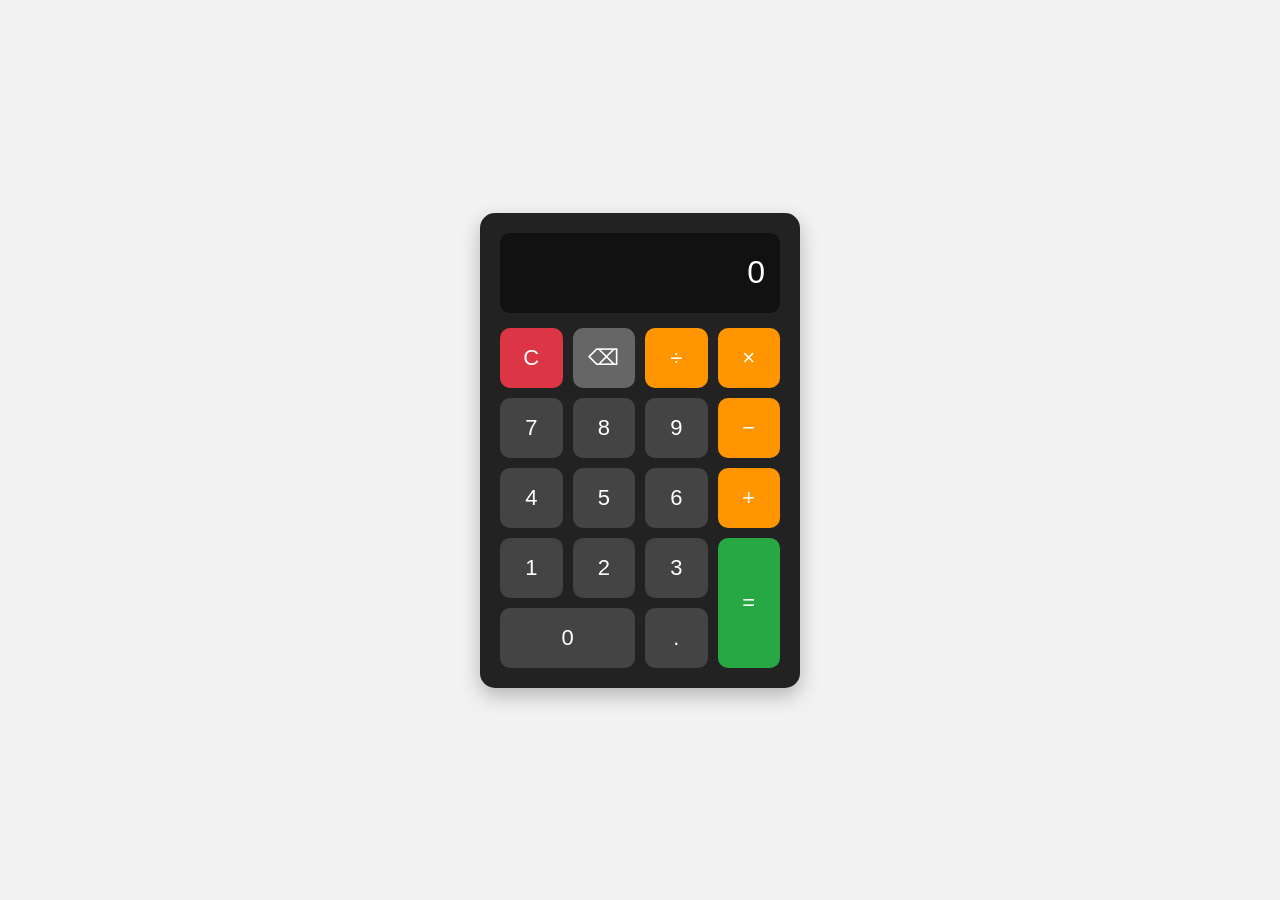
<file: WebDev-L2-Calculator/index.html>
<!DOCTYPE html>
<html lang="en">
<head>
    <meta charset="UTF-8">
    <meta name="viewport" content="width=device-width, initial-scale=1.0">
    <title>Calculator</title>
    <link rel="stylesheet" href="style.css">
</head>

<body>

    <div class="calculator">
        <div class="display" id="display">0</div>

        <div class="buttons">
            <button class="clear" id="clear">C</button>
            <button id="backspace">⌫</button>
            <button class="operator" data-operator="/">÷</button>
            <button class="operator" data-operator="*">×</button>

            <button class="number">7</button>
            <button class="number">8</button>
            <button class="number">9</button>
            <button class="operator" data-operator="-">−</button>

            <button class="number">4</button>
            <button class="number">5</button>
            <button class="number">6</button>
            <button class="operator" data-operator="+">+</button>

            <button class="number">1</button>
            <button class="number">2</button>
            <button class="number">3</button>
            <button class="equals" id="equals">=</button>

            <button class="number zero">0</button>
            <button class="decimal" id="decimal">.</button>
        </div>
    </div>

    <script src="script.js"></script>
</body>
</html>
</file>
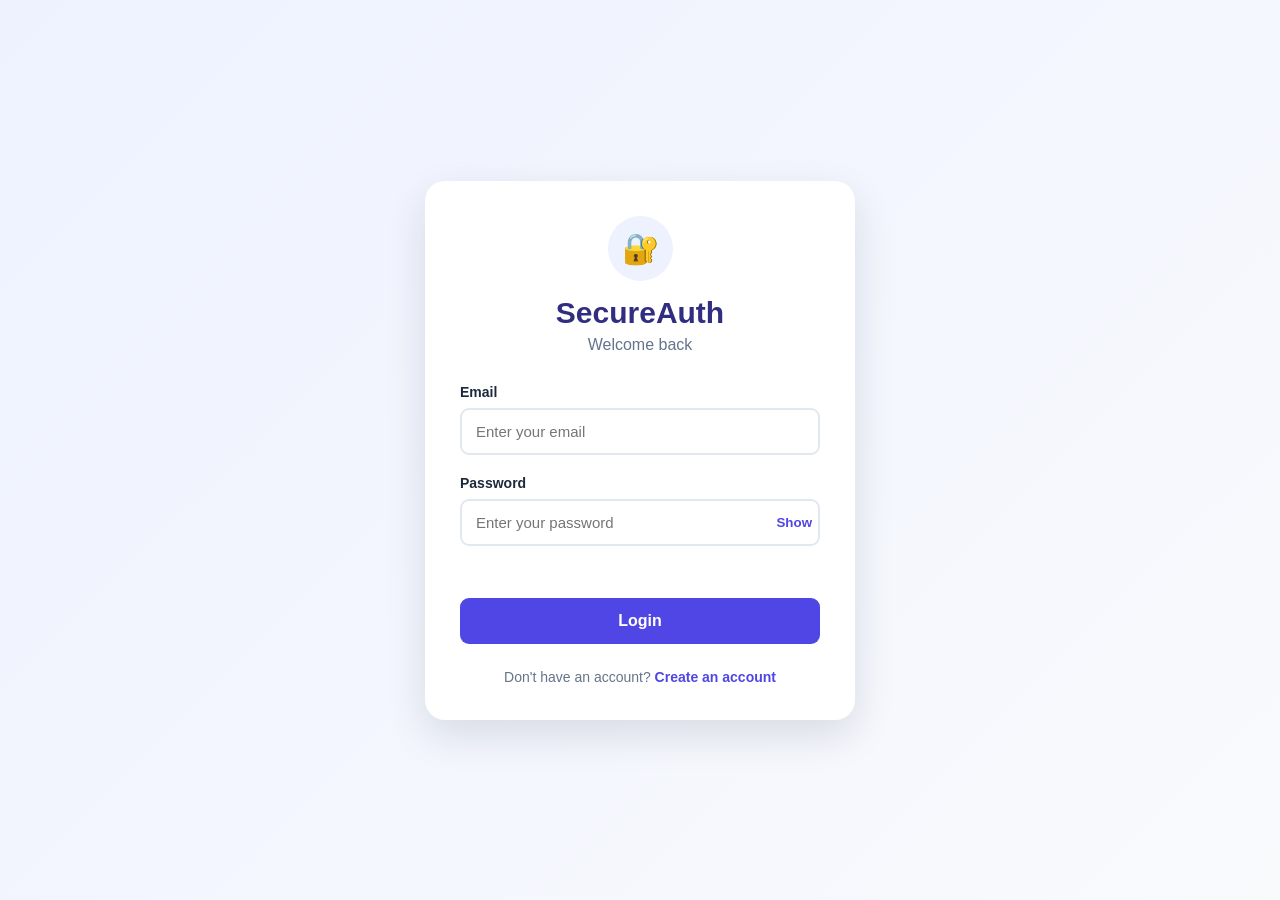
<file: WebDev-L2-LoginAuth/index.html>
<!DOCTYPE html>
<html lang="en">
<head>
    <meta charset="UTF-8">
    <meta name="viewport" content="width=device-width, initial-scale=1.0">
    <title>Login - SecureAuth</title>
    <link rel="stylesheet" href="style.css">
</head>
<body>

    <div class="auth-container">

        <div class="auth-card">

            <div class="logo">
                <div class="logo-icon">🔐</div>
                <h1>SecureAuth</h1>
                <p>Welcome back</p>
            </div>

            <form id="loginForm">

                <div class="form-group">
                    <label for="loginEmail">Email</label>
                    <input
                        type="email"
                        id="loginEmail"
                        placeholder="Enter your email"
                        required
                    >
                </div>

                <div class="form-group">
                    <label for="loginPassword">Password</label>

                    <div class="password-wrapper">
                        <input
                            type="password"
                            id="loginPassword"
                            placeholder="Enter your password"
                            required
                        >
                        <button
                            type="button"
                            class="toggle-password"
                            id="toggleLoginPassword"
                        >
                            Show
                        </button>
                    </div>
                </div>

                <p id="loginMessage" class="message"></p>

                <button type="submit" class="primary-btn">
                    Login
                </button>

            </form>

            <p class="switch-page">
                Don't have an account?
                <a href="register.html">Create an account</a>
            </p>

        </div>

    </div>

    <script src="script.js"></script>
</body>
</html>
</file>
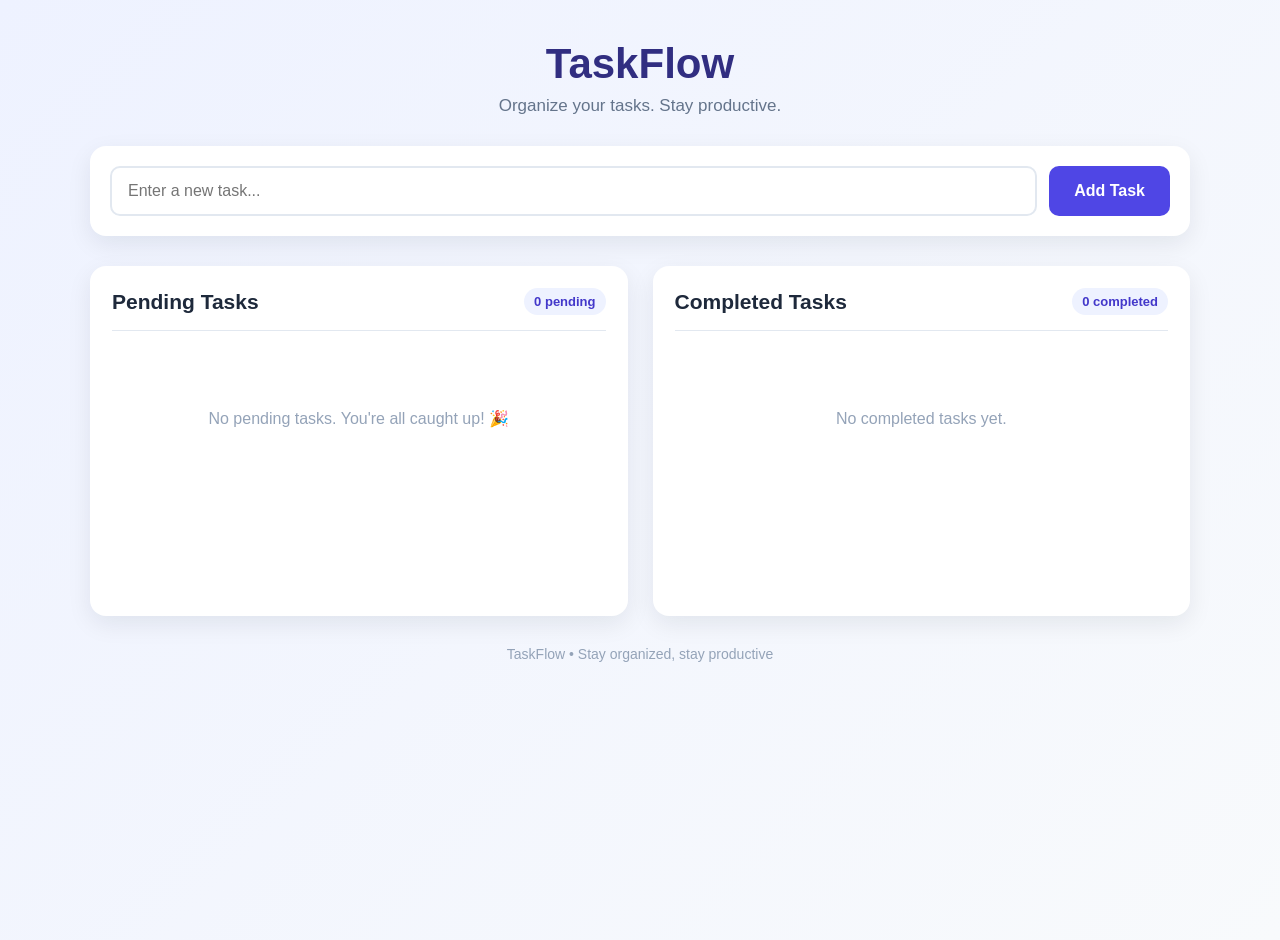
<file: WebDev-L2-ToDoWebApp/index.html>
<!DOCTYPE html>
<html lang="en">
<head>
    <meta charset="UTF-8">
    <meta name="viewport" content="width=device-width, initial-scale=1.0">
    <title>TaskFlow - To-Do App</title>
    <link rel="stylesheet" href="style.css">
</head>
<body>

    <div class="container">

        <header>
            <h1>TaskFlow</h1>
            <p>Organize your tasks. Stay productive.</p>
        </header>

        <section class="task-input">
            <input type="text" id="taskInput" placeholder="Enter a new task...">
            <button id="addTaskBtn">Add Task</button>
        </section>

        <main class="task-container">

            <section class="task-section pending-section">
                <div class="section-header">
                    <h2>Pending Tasks</h2>
                    <span id="pendingCount">0 pending</span>
                </div>

                <div id="pendingList" class="task-list">
                    <p class="empty-message">No pending tasks. You're all caught up! 🎉</p>
                </div>
            </section>

            <section class="task-section completed-section">
                <div class="section-header">
                    <h2>Completed Tasks</h2>
                    <span id="completedCount">0 completed</span>
                </div>

                <div id="completedList" class="task-list">
                    <p class="empty-message">No completed tasks yet.</p>
                </div>
            </section>

        </main>

        <footer>
            <p>TaskFlow • Stay organized, stay productive</p>
        </footer>

    </div>

    <script src="script.js"></script>
</body>
</html>
</file>
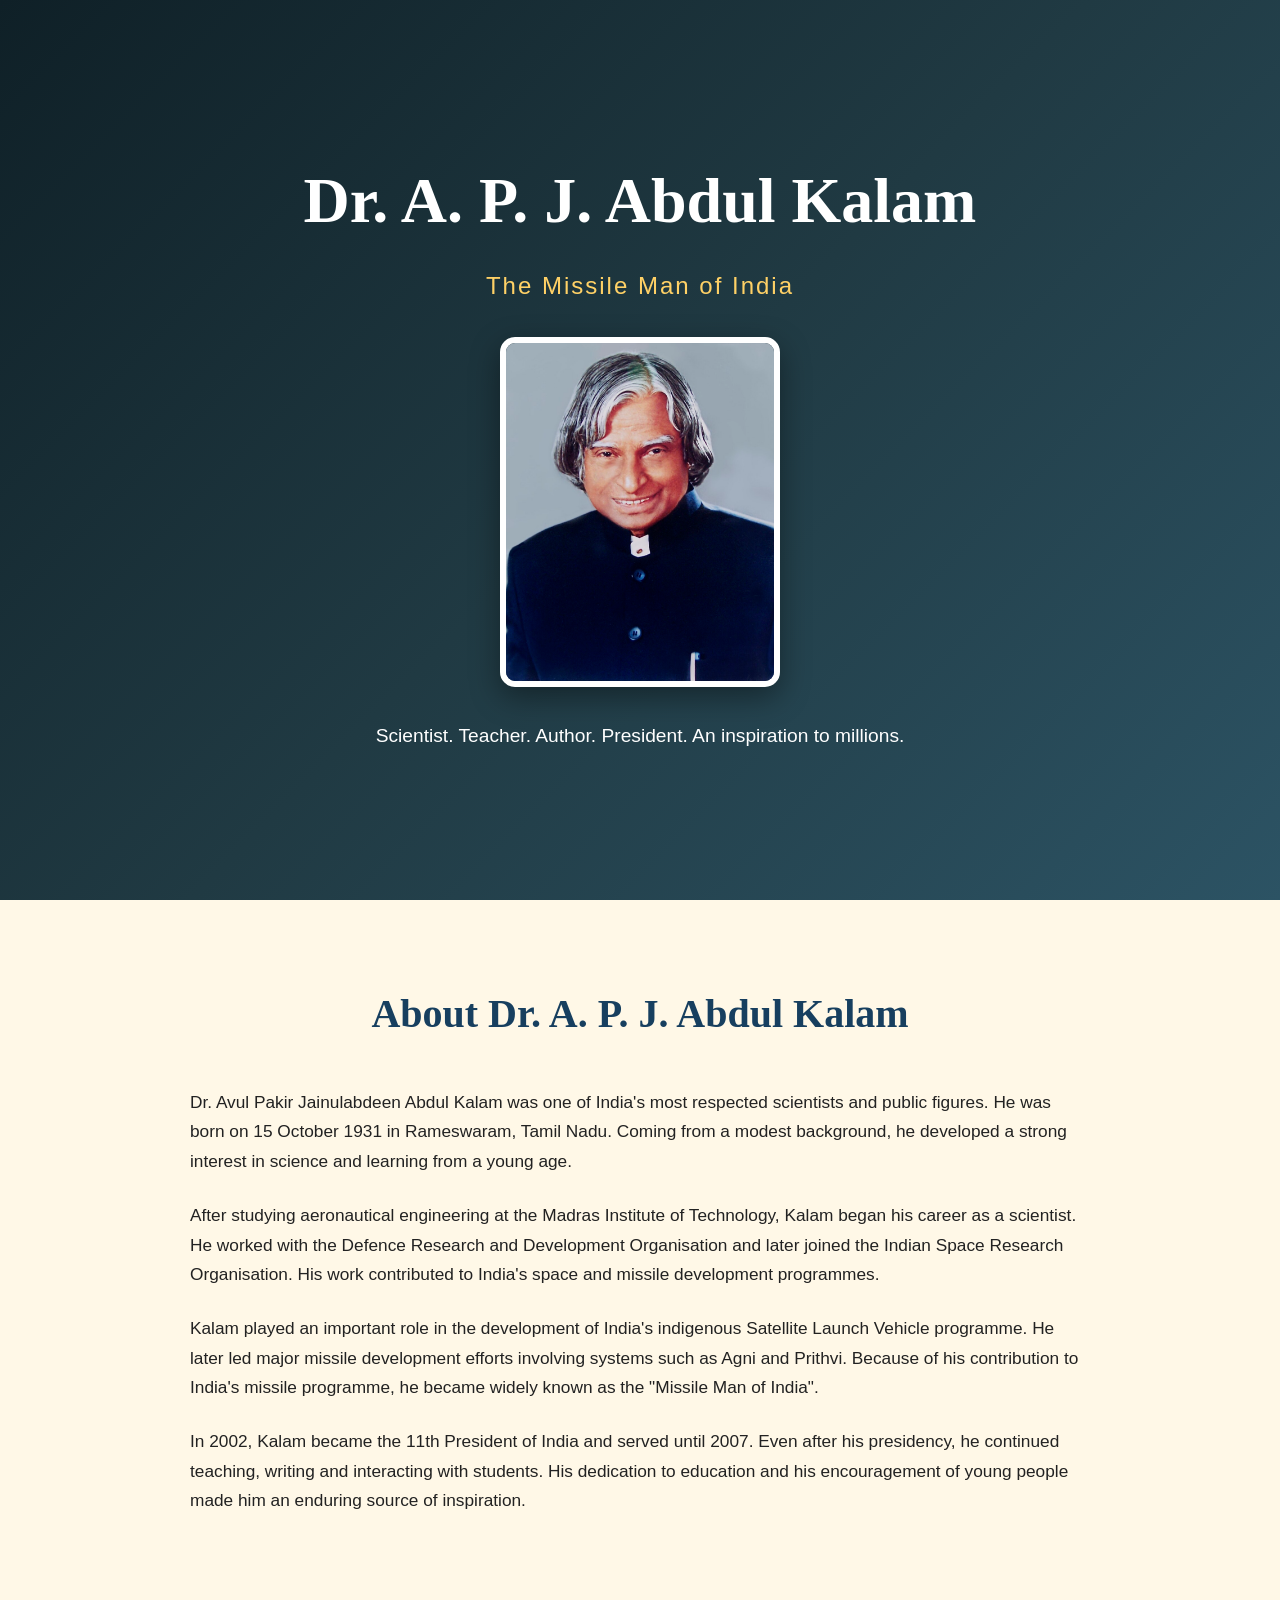
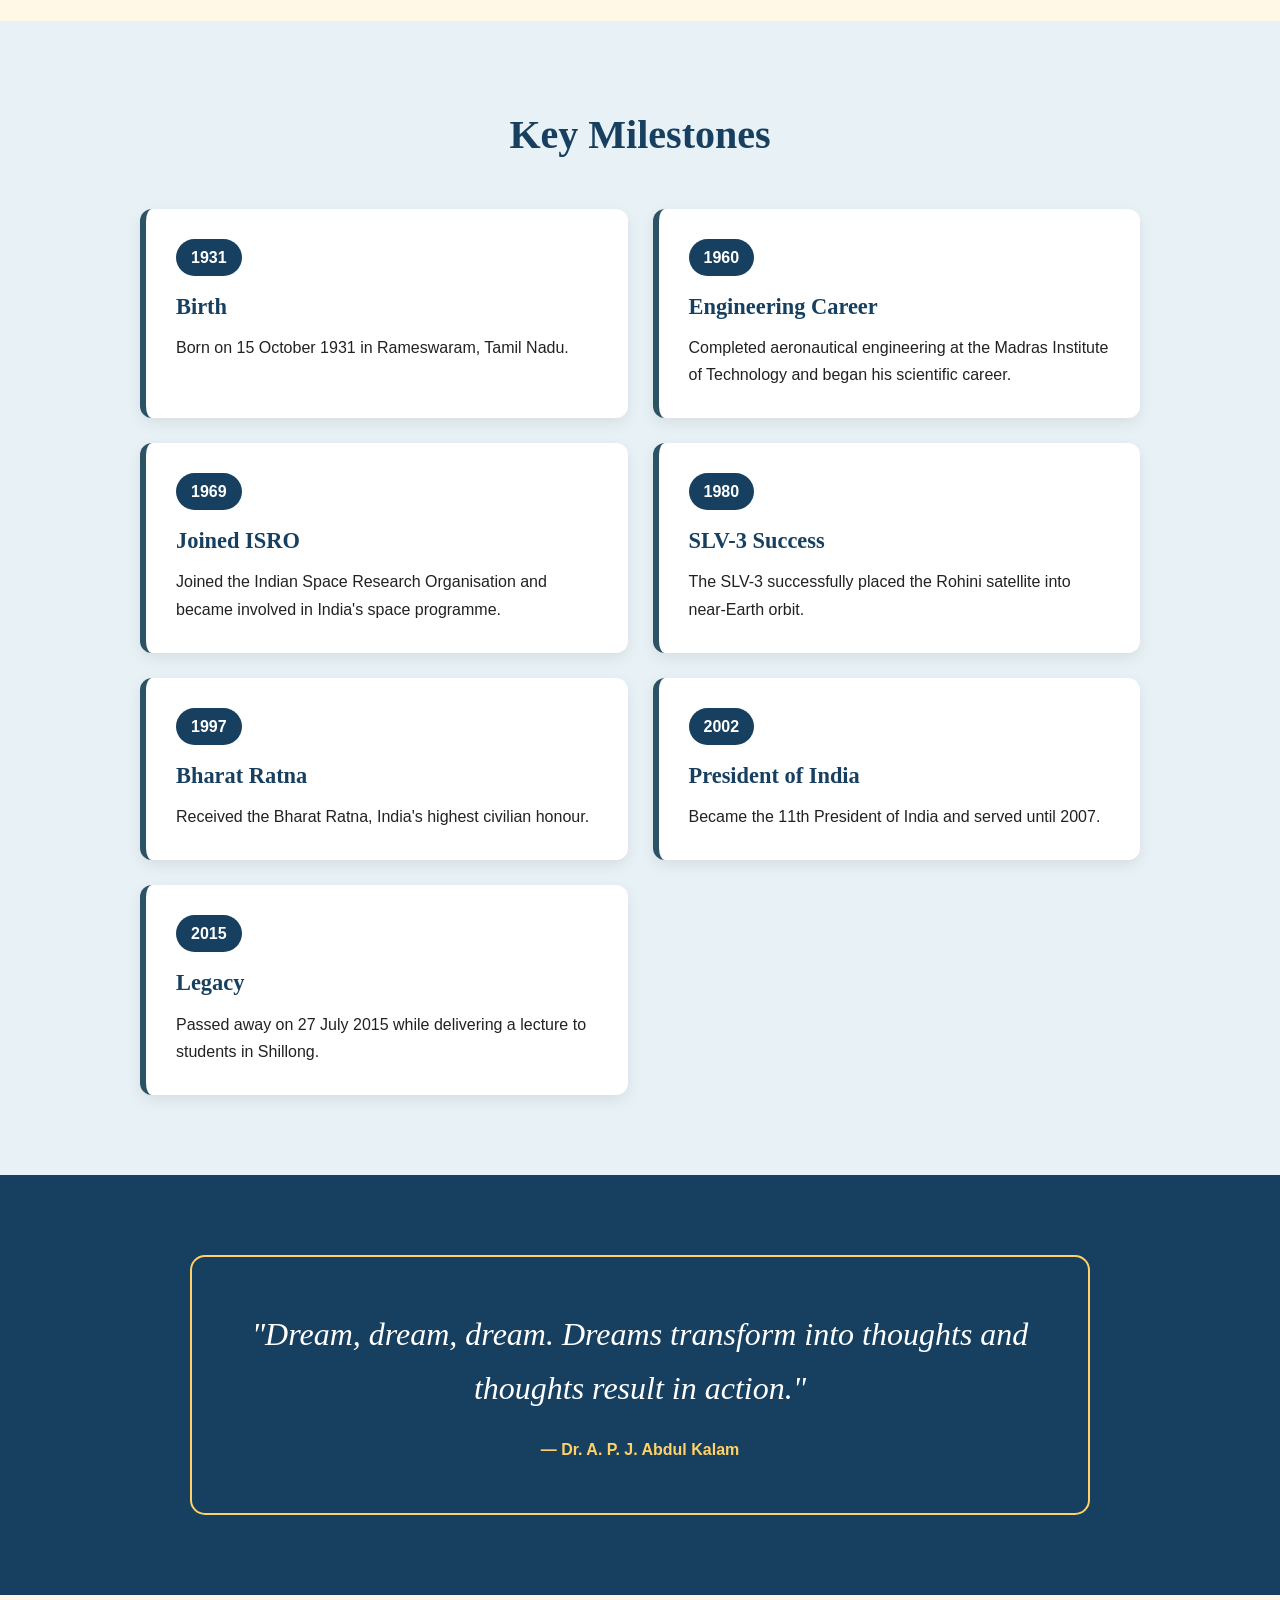
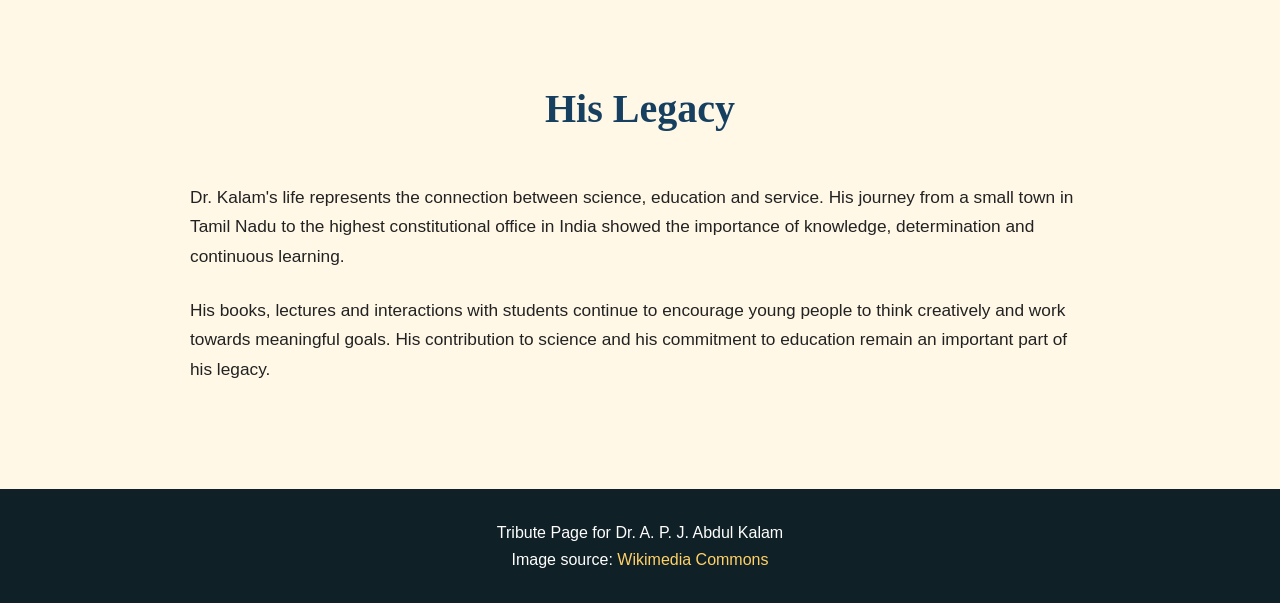
<file: WebDev-L2-Tributepage/index.html>
<!DOCTYPE html>
<html lang="en">
<head>
    <meta charset="UTF-8">
    <meta name="viewport" content="width=device-width, initial-scale=1.0">
    <title>Dr. A. P. J. Abdul Kalam | Tribute Page</title>
    <link rel="stylesheet" href="style.css">
</head>

<body>

    <header class="hero">
        <div class="hero-content">
            <h1>Dr. A. P. J. Abdul Kalam</h1>
            <p class="tagline">The Missile Man of India</p>

            <img src="images/apj-kalam.jpg" alt="Dr. A. P. J. Abdul Kalam" class="profile-image">

            <p class="intro">
                Scientist. Teacher. Author. President. An inspiration to millions.
            </p>
        </div>
    </header>

    <section class="biography">
        <h2>About Dr. A. P. J. Abdul Kalam</h2>

        <p>
            Dr. Avul Pakir Jainulabdeen Abdul Kalam was one of India's most
            respected scientists and public figures. He was born on 15 October
            1931 in Rameswaram, Tamil Nadu. Coming from a modest background,
            he developed a strong interest in science and learning from a young age.
        </p>

        <p>
            After studying aeronautical engineering at the Madras Institute of
            Technology, Kalam began his career as a scientist. He worked with
            the Defence Research and Development Organisation and later joined
            the Indian Space Research Organisation. His work contributed to
            India's space and missile development programmes.
        </p>

        <p>
            Kalam played an important role in the development of India's
            indigenous Satellite Launch Vehicle programme. He later led major
            missile development efforts involving systems such as Agni and
            Prithvi. Because of his contribution to India's missile programme,
            he became widely known as the "Missile Man of India".
        </p>

        <p>
            In 2002, Kalam became the 11th President of India and served until
            2007. Even after his presidency, he continued teaching, writing and
            interacting with students. His dedication to education and his
            encouragement of young people made him an enduring source of
            inspiration.
        </p>
    </section>

    <section class="timeline">
        <h2>Key Milestones</h2>

        <div class="timeline-container">

            <div class="timeline-card">
                <span>1931</span>
                <h3>Birth</h3>
                <p>
                    Born on 15 October 1931 in Rameswaram, Tamil Nadu.
                </p>
            </div>

            <div class="timeline-card">
                <span>1960</span>
                <h3>Engineering Career</h3>
                <p>
                    Completed aeronautical engineering at the Madras Institute
                    of Technology and began his scientific career.
                </p>
            </div>

            <div class="timeline-card">
                <span>1969</span>
                <h3>Joined ISRO</h3>
                <p>
                    Joined the Indian Space Research Organisation and became
                    involved in India's space programme.
                </p>
            </div>

            <div class="timeline-card">
                <span>1980</span>
                <h3>SLV-3 Success</h3>
                <p>
                    The SLV-3 successfully placed the Rohini satellite into
                    near-Earth orbit.
                </p>
            </div>

            <div class="timeline-card">
                <span>1997</span>
                <h3>Bharat Ratna</h3>
                <p>
                    Received the Bharat Ratna, India's highest civilian honour.
                </p>
            </div>

            <div class="timeline-card">
                <span>2002</span>
                <h3>President of India</h3>
                <p>
                    Became the 11th President of India and served until 2007.
                </p>
            </div>

            <div class="timeline-card">
                <span>2015</span>
                <h3>Legacy</h3>
                <p>
                    Passed away on 27 July 2015 while delivering a lecture to
                    students in Shillong.
                </p>
            </div>

        </div>
    </section>

    <section class="quote-section">
        <div class="quote-box">
            <p>
                "Dream, dream, dream. Dreams transform into thoughts and
                thoughts result in action."
            </p>
            <span>— Dr. A. P. J. Abdul Kalam</span>
        </div>
    </section>

    <section class="legacy">
        <h2>His Legacy</h2>

        <p>
            Dr. Kalam's life represents the connection between science,
            education and service. His journey from a small town in Tamil Nadu
            to the highest constitutional office in India showed the importance
            of knowledge, determination and continuous learning.
        </p>

        <p>
            His books, lectures and interactions with students continue to
            encourage young people to think creatively and work towards
            meaningful goals. His contribution to science and his commitment
            to education remain an important part of his legacy.
        </p>
    </section>

    <footer>
        <p>Tribute Page for Dr. A. P. J. Abdul Kalam</p>
        <p>
            Image source:
            <a href="https://commons.wikimedia.org/wiki/File:A._P._J._Abdul_Kalam.jpg"
               target="_blank">
                Wikimedia Commons
            </a>
        </p>
    </footer>

</body>
</html>
</file>
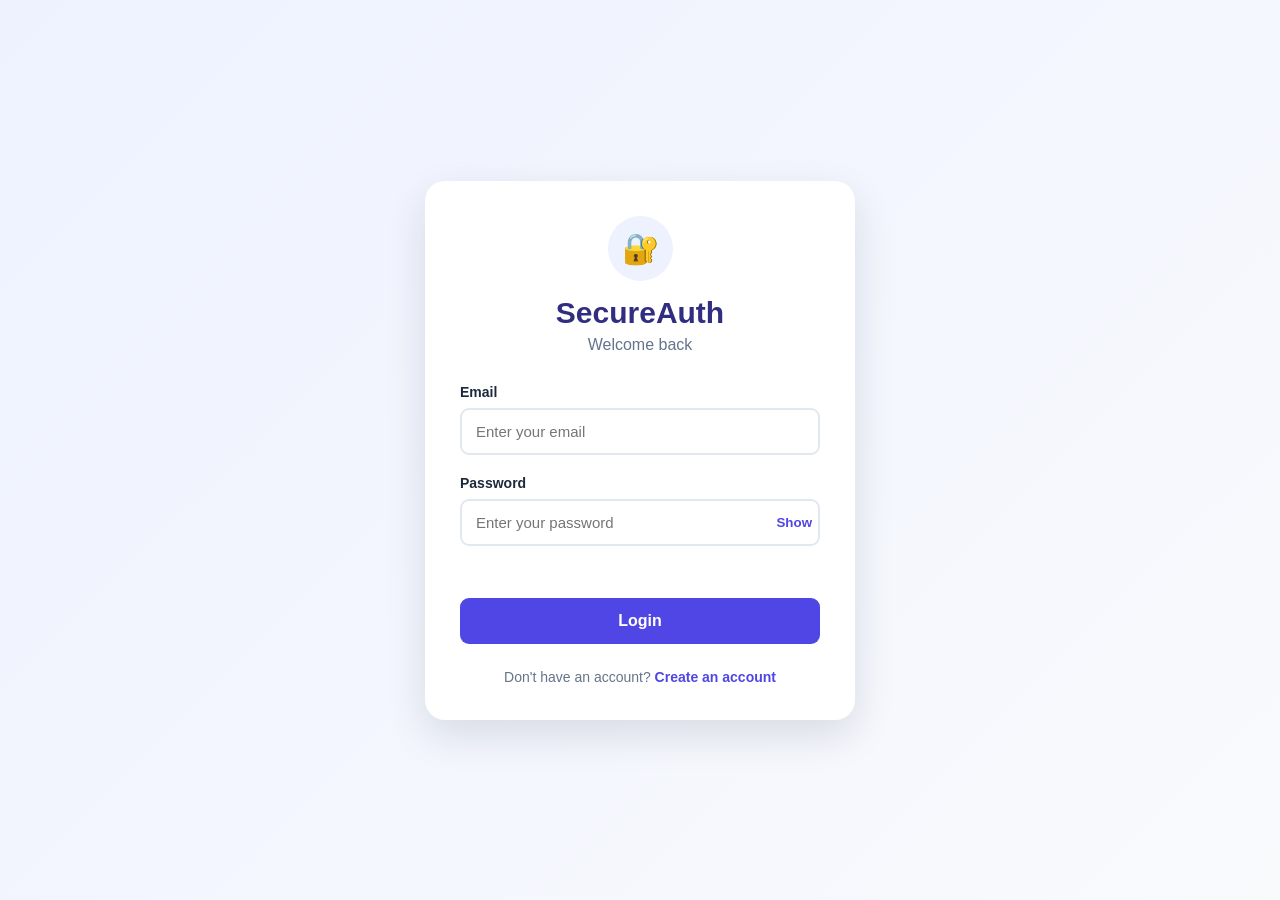
<file: WebDev-L2-LoginAuth/dashboard.html>
<!DOCTYPE html>
<html lang="en">
<head>
    <meta charset="UTF-8">
    <meta name="viewport" content="width=device-width, initial-scale=1.0">
    <title>Dashboard - SecureAuth</title>
    <link rel="stylesheet" href="style.css">
</head>
<body>

    <div class="dashboard">

        <header class="dashboard-header">
            <div>
                <h1>SecureAuth</h1>
                <p>Protected Dashboard</p>
            </div>

            <button id="logoutBtn" class="logout-btn">
                Logout
            </button>
        </header>

        <main class="dashboard-content">

            <div class="welcome-card">

                <div class="welcome-icon">
                    ✓
                </div>

                <h2>Welcome!</h2>

                <p>
                    You have successfully logged in to your protected dashboard.
                </p>

                <div class="user-info">
                    <div>
                        <span>Username</span>
                        <strong id="dashboardUsername"></strong>
                    </div>

                    <div>
                        <span>Email</span>
                        <strong id="dashboardEmail"></strong>
                    </div>
                </div>

            </div>

        </main>

    </div>

    <script src="script.js"></script>
</body>
</html>
</file>
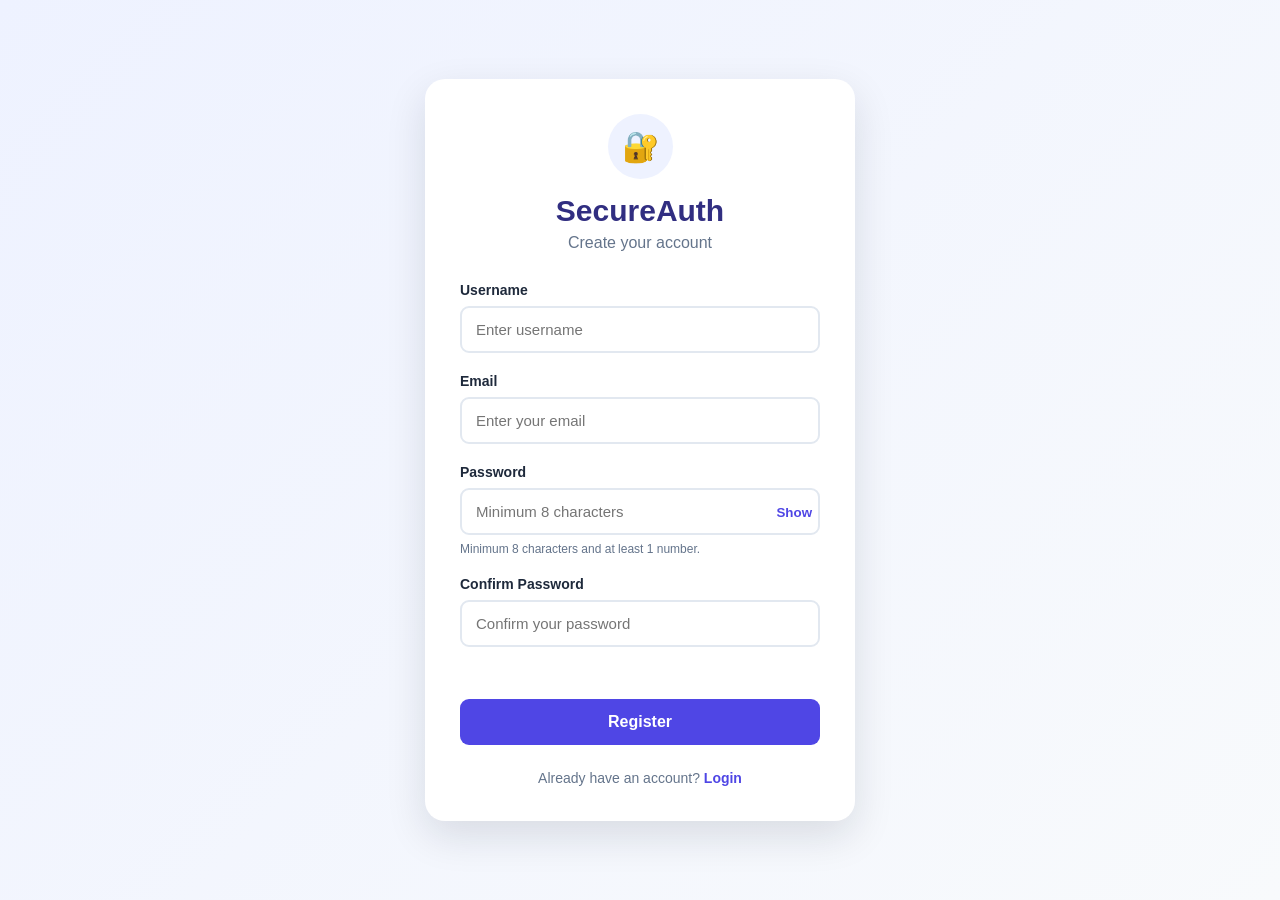
<file: WebDev-L2-LoginAuth/register.html>
<!DOCTYPE html>
<html lang="en">
<head>
    <meta charset="UTF-8">
    <meta name="viewport" content="width=device-width, initial-scale=1.0">
    <title>Register - SecureAuth</title>
    <link rel="stylesheet" href="style.css">
</head>
<body>

    <div class="auth-container">

        <div class="auth-card">

            <div class="logo">
                <div class="logo-icon">🔐</div>
                <h1>SecureAuth</h1>
                <p>Create your account</p>
            </div>

            <form id="registerForm">

                <div class="form-group">
                    <label for="registerUsername">Username</label>
                    <input
                        type="text"
                        id="registerUsername"
                        placeholder="Enter username"
                        required
                    >
                </div>

                <div class="form-group">
                    <label for="registerEmail">Email</label>
                    <input
                        type="email"
                        id="registerEmail"
                        placeholder="Enter your email"
                        required
                    >
                </div>

                <div class="form-group">
                    <label for="registerPassword">Password</label>

                    <div class="password-wrapper">
                        <input
                            type="password"
                            id="registerPassword"
                            placeholder="Minimum 8 characters"
                            required
                        >

                        <button
                            type="button"
                            class="toggle-password"
                            id="toggleRegisterPassword"
                        >
                            Show
                        </button>
                    </div>

                    <small>
                        Minimum 8 characters and at least 1 number.
                    </small>
                </div>

                <div class="form-group">
                    <label for="confirmPassword">Confirm Password</label>

                    <input
                        type="password"
                        id="confirmPassword"
                        placeholder="Confirm your password"
                        required
                    >
                </div>

                <p id="registerMessage" class="message"></p>

                <button type="submit" class="primary-btn">
                    Register
                </button>

            </form>

            <p class="switch-page">
                Already have an account?
                <a href="index.html">Login</a>
            </p>

        </div>

    </div>

    <script src="script.js"></script>
</body>
</html>
</file>
<file: WebDev-L2-Calculator/style.css>
* {
    box-sizing: border-box;
    margin: 0;
    padding: 0;
}

body {
    font-family: Arial, sans-serif;
    background: #f2f2f2;
    min-height: 100vh;

    display: flex;
    justify-content: center;
    align-items: center;
}

.calculator {
    width: 320px;
    background: #222;
    padding: 20px;
    border-radius: 15px;
    box-shadow: 0 8px 20px rgba(0, 0, 0, 0.25);
}

.display {
    width: 100%;
    height: 80px;
    background: #111;
    color: white;

    display: flex;
    align-items: center;
    justify-content: flex-end;

    padding: 10px 15px;
    margin-bottom: 15px;

    border-radius: 10px;
    font-size: 32px;

    overflow: hidden;
    white-space: nowrap;
}

.buttons {
    display: grid;
    grid-template-columns: repeat(4, 1fr);
    gap: 10px;
}

button {
    height: 60px;
    border: none;
    border-radius: 10px;

    font-size: 22px;
    cursor: pointer;

    background: #444;
    color: white;
}

button:hover {
    background: #555;
}

button:active {
    transform: scale(0.95);
}

.operator {
    background: #ff9500;
}

.operator:hover {
    background: #e68900;
}

.equals {
    background: #28a745;
    grid-row: span 2;
    height: 130px;
}

.equals:hover {
    background: #218838;
}

.clear {
    background: #dc3545;
}

.clear:hover {
    background: #c82333;
}

.zero {
    grid-column: span 2;
}

.decimal {
    background: #444;
}

#backspace {
    background: #666;
}
</file>
<file: WebDev-L2-LoginAuth/style.css>
* {
    margin: 0;
    padding: 0;
    box-sizing: border-box;
}

body {
    font-family: Arial, sans-serif;
    min-height: 100vh;
    background: linear-gradient(135deg, #eef2ff, #f8fafc);
    color: #1e293b;
}

.auth-container {
    min-height: 100vh;
    display: flex;
    justify-content: center;
    align-items: center;
    padding: 25px;
}

.auth-card {
    width: 100%;
    max-width: 430px;
    background: white;
    padding: 35px;
    border-radius: 20px;
    box-shadow: 0 15px 40px rgba(15, 23, 42, 0.12);
}

.logo {
    text-align: center;
    margin-bottom: 30px;
}

.logo-icon {
    width: 65px;
    height: 65px;
    display: flex;
    align-items: center;
    justify-content: center;
    margin: 0 auto 15px;
    border-radius: 50%;
    background: #eef2ff;
    font-size: 30px;
}

.logo h1 {
    font-size: 30px;
    color: #312e81;
    margin-bottom: 6px;
}

.logo p {
    color: #64748b;
}

.form-group {
    margin-bottom: 20px;
}

.form-group label {
    display: block;
    margin-bottom: 8px;
    font-weight: bold;
    font-size: 14px;
}

.form-group input {
    width: 100%;
    padding: 13px 14px;
    border: 2px solid #e2e8f0;
    border-radius: 9px;
    outline: none;
    font-size: 15px;
}

.form-group input:focus {
    border-color: #6366f1;
}

.form-group small {
    display: block;
    margin-top: 7px;
    color: #64748b;
    font-size: 12px;
}

.password-wrapper {
    position: relative;
}

.password-wrapper input {
    padding-right: 65px;
}

.toggle-password {
    position: absolute;
    right: 8px;
    top: 50%;
    transform: translateY(-50%);
    border: none;
    background: transparent;
    color: #4f46e5;
    font-weight: bold;
    cursor: pointer;
}

.primary-btn {
    width: 100%;
    border: none;
    padding: 14px;
    border-radius: 9px;
    background: #4f46e5;
    color: white;
    font-size: 16px;
    font-weight: bold;
    cursor: pointer;
}

.primary-btn:hover {
    background: #4338ca;
}

.message {
    min-height: 22px;
    margin-bottom: 10px;
    font-size: 14px;
    text-align: center;
    font-weight: bold;
}

.message.error {
    color: #dc2626;
}

.message.success {
    color: #16a34a;
}

.switch-page {
    text-align: center;
    margin-top: 25px;
    color: #64748b;
    font-size: 14px;
}

.switch-page a {
    color: #4f46e5;
    font-weight: bold;
    text-decoration: none;
}

.switch-page a:hover {
    text-decoration: underline;
}

.dashboard {
    min-height: 100vh;
}

.dashboard-header {
    background: white;
    padding: 20px 7%;
    display: flex;
    justify-content: space-between;
    align-items: center;
    box-shadow: 0 3px 15px rgba(15, 23, 42, 0.08);
}

.dashboard-header h1 {
    color: #312e81;
    margin-bottom: 4px;
}

.dashboard-header p {
    color: #64748b;
}

.logout-btn {
    border: none;
    padding: 11px 20px;
    border-radius: 8px;
    background: #ef4444;
    color: white;
    font-weight: bold;
    cursor: pointer;
}

.logout-btn:hover {
    background: #dc2626;
}

.dashboard-content {
    display: flex;
    justify-content: center;
    padding: 60px 25px;
}

.welcome-card {
    width: 100%;
    max-width: 650px;
    background: white;
    padding: 45px;
    border-radius: 20px;
    text-align: center;
    box-shadow: 0 15px 40px rgba(15, 23, 42, 0.1);
}

.welcome-icon {
    width: 70px;
    height: 70px;
    margin: 0 auto 20px;
    display: flex;
    align-items: center;
    justify-content: center;
    border-radius: 50%;
    background: #dcfce7;
    color: #16a34a;
    font-size: 35px;
    font-weight: bold;
}

.welcome-card h2 {
    font-size: 30px;
    margin-bottom: 10px;
}

.welcome-card > p {
    color: #64748b;
    margin-bottom: 30px;
}

.user-info {
    display: grid;
    grid-template-columns: 1fr 1fr;
    gap: 15px;
    text-align: left;
}

.user-info div {
    background: #f8fafc;
    padding: 18px;
    border-radius: 10px;
}

.user-info span {
    display: block;
    color: #64748b;
    font-size: 13px;
    margin-bottom: 7px;
}

.user-info strong {
    word-break: break-word;
}

@media (max-width: 600px) {
    .auth-card {
        padding: 25px;
    }

    .dashboard-header {
        padding: 18px 5%;
    }

    .dashboard-header h1 {
        font-size: 22px;
    }

    .dashboard-header p {
        font-size: 13px;
    }

    .logout-btn {
        padding: 9px 14px;
    }

    .welcome-card {
        padding: 30px 20px;
    }

    .user-info {
        grid-template-columns: 1fr;
    }
}
</file>
<file: WebDev-L2-ToDoWebApp/style.css>
* {
    margin: 0;
    padding: 0;
    box-sizing: border-box;
}

body {
    font-family: Arial, sans-serif;
    min-height: 100vh;
    background: linear-gradient(135deg, #eef2ff, #f8fafc);
    color: #1e293b;
}

.container {
    width: 92%;
    max-width: 1100px;
    margin: 40px auto;
}

header {
    text-align: center;
    margin-bottom: 30px;
}

header h1 {
    font-size: 42px;
    margin-bottom: 8px;
    color: #312e81;
}

header p {
    color: #64748b;
    font-size: 17px;
}

.task-input {
    display: flex;
    gap: 12px;
    background: white;
    padding: 20px;
    border-radius: 16px;
    box-shadow: 0 8px 25px rgba(15, 23, 42, 0.08);
    margin-bottom: 30px;
}

.task-input input {
    flex: 1;
    padding: 14px 16px;
    border: 2px solid #e2e8f0;
    border-radius: 10px;
    outline: none;
    font-size: 16px;
}

.task-input input:focus {
    border-color: #6366f1;
}

.task-input button {
    border: none;
    padding: 0 25px;
    border-radius: 10px;
    background: #4f46e5;
    color: white;
    font-size: 16px;
    font-weight: bold;
    cursor: pointer;
}

.task-input button:hover {
    background: #4338ca;
}

.task-container {
    display: grid;
    grid-template-columns: 1fr 1fr;
    gap: 25px;
}

.task-section {
    background: white;
    border-radius: 16px;
    padding: 22px;
    min-height: 350px;
    box-shadow: 0 8px 25px rgba(15, 23, 42, 0.08);
}

.section-header {
    display: flex;
    justify-content: space-between;
    align-items: center;
    border-bottom: 1px solid #e2e8f0;
    padding-bottom: 15px;
    margin-bottom: 15px;
}

.section-header h2 {
    font-size: 21px;
}

.section-header span {
    background: #eef2ff;
    color: #4338ca;
    padding: 6px 10px;
    border-radius: 20px;
    font-size: 13px;
    font-weight: bold;
}

.task-list {
    display: flex;
    flex-direction: column;
    gap: 12px;
}

.task-item {
    border: 1px solid #e2e8f0;
    border-radius: 12px;
    padding: 15px;
    background: #f8fafc;
}

.task-content {
    display: flex;
    align-items: center;
    gap: 12px;
}

.task-text {
    flex: 1;
    font-size: 16px;
    word-break: break-word;
}

.completed-task .task-text {
    text-decoration: line-through;
    color: #94a3b8;
}

.task-time {
    margin-top: 8px;
    font-size: 12px;
    color: #94a3b8;
}

.task-actions {
    display: flex;
    gap: 7px;
    margin-top: 12px;
}

.task-actions button {
    border: none;
    padding: 8px 11px;
    border-radius: 7px;
    cursor: pointer;
    font-size: 13px;
    font-weight: bold;
}

.complete-btn {
    background: #dcfce7;
    color: #166534;
}

.complete-btn:hover {
    background: #bbf7d0;
}

.edit-btn {
    background: #fef3c7;
    color: #92400e;
}

.edit-btn:hover {
    background: #fde68a;
}

.delete-btn {
    background: #fee2e2;
    color: #991b1b;
}

.delete-btn:hover {
    background: #fecaca;
}

.edit-input {
    width: 100%;
    padding: 9px;
    border: 2px solid #6366f1;
    border-radius: 7px;
    outline: none;
    font-size: 15px;
}

.empty-message {
    text-align: center;
    color: #94a3b8;
    padding: 60px 15px;
    line-height: 1.6;
}

footer {
    text-align: center;
    margin-top: 30px;
    color: #94a3b8;
    font-size: 14px;
}

@media (max-width: 750px) {
    .container {
        width: 94%;
        margin: 25px auto;
    }

    header h1 {
        font-size: 34px;
    }

    .task-input {
        flex-direction: column;
    }

    .task-input button {
        padding: 13px;
    }

    .task-container {
        grid-template-columns: 1fr;
    }

    .task-section {
        min-height: auto;
    }
}

@media (max-width: 450px) {
    .section-header {
        align-items: flex-start;
        gap: 10px;
        flex-direction: column;
    }

    .task-actions {
        flex-wrap: wrap;
    }
}
</file>
<file: WebDev-L2-Tributepage/style.css>
* {
    margin: 0;
    padding: 0;
    box-sizing: border-box;
}

body {
    font-family: Arial, sans-serif;
    line-height: 1.7;
    color: #222;
    background-color: #f4f1ea;
}

.hero {
    min-height: 100vh;
    background: linear-gradient(135deg, #0f2027, #203a43, #2c5364);
    color: white;
    display: flex;
    justify-content: center;
    align-items: center;
    text-align: center;
    padding: 40px 20px;
}

.hero-content {
    max-width: 900px;
}

h1,
h2,
h3 {
    font-family: Georgia, serif;
}

h1 {
    font-size: 4rem;
    margin-bottom: 10px;
}

.tagline {
    font-size: 1.5rem;
    letter-spacing: 2px;
    color: #ffd166;
    margin-bottom: 30px;
}

.profile-image {
    width: 280px;
    height: 350px;
    object-fit: cover;
    border-radius: 15px;
    border: 6px solid white;
    box-shadow: 0 10px 30px rgba(0, 0, 0, 0.4);
}

.intro {
    font-size: 1.2rem;
    margin-top: 25px;
}

.biography {
    background-color: #fff8e7;
    padding: 80px 12%;
}

.biography h2,
.timeline h2,
.legacy h2 {
    text-align: center;
    font-size: 2.5rem;
    margin-bottom: 40px;
    color: #173f5f;
}

.biography p,
.legacy p {
    max-width: 900px;
    margin: 0 auto 25px;
    font-size: 1.08rem;
}

.timeline {
    background-color: #e8f1f5;
    padding: 80px 8%;
}

.timeline-container {
    max-width: 1000px;
    margin: auto;
    display: grid;
    grid-template-columns: repeat(2, 1fr);
    gap: 25px;
}

.timeline-card {
    background-color: white;
    padding: 30px;
    border-radius: 12px;
    border-left: 6px solid #2c5364;
    box-shadow: 0 5px 15px rgba(0, 0, 0, 0.08);
    transition: transform 0.3s ease;
}

.timeline-card:hover {
    transform: translateY(-5px);
}

.timeline-card span {
    display: inline-block;
    background-color: #173f5f;
    color: white;
    padding: 5px 15px;
    border-radius: 20px;
    font-weight: bold;
    margin-bottom: 12px;
}

.timeline-card h3 {
    font-size: 1.4rem;
    color: #173f5f;
    margin-bottom: 8px;
}

.quote-section {
    background-color: #173f5f;
    padding: 80px 20px;
    text-align: center;
}

.quote-box {
    max-width: 900px;
    margin: auto;
    padding: 50px;
    border: 2px solid #ffd166;
    border-radius: 15px;
    color: white;
}

.quote-box p {
    font-family: Georgia, serif;
    font-size: 2rem;
    font-style: italic;
    margin-bottom: 20px;
}

.quote-box span {
    color: #ffd166;
    font-weight: bold;
}

.legacy {
    background-color: #fff8e7;
    padding: 80px 12%;
}

footer {
    background-color: #0f2027;
    color: white;
    text-align: center;
    padding: 30px 20px;
}

footer a {
    color: #ffd166;
    text-decoration: none;
}

footer a:hover {
    text-decoration: underline;
}

@media (max-width: 768px) {

    h1 {
        font-size: 2.5rem;
    }

    .tagline {
        font-size: 1.1rem;
    }

    .profile-image {
        width: 220px;
        height: 280px;
    }

    .timeline-container {
        grid-template-columns: 1fr;
    }

    .biography,
    .timeline,
    .legacy {
        padding: 50px 7%;
    }

    .quote-box {
        padding: 30px 20px;
    }

    .quote-box p {
        font-size: 1.4rem;
    }
}
</file>
